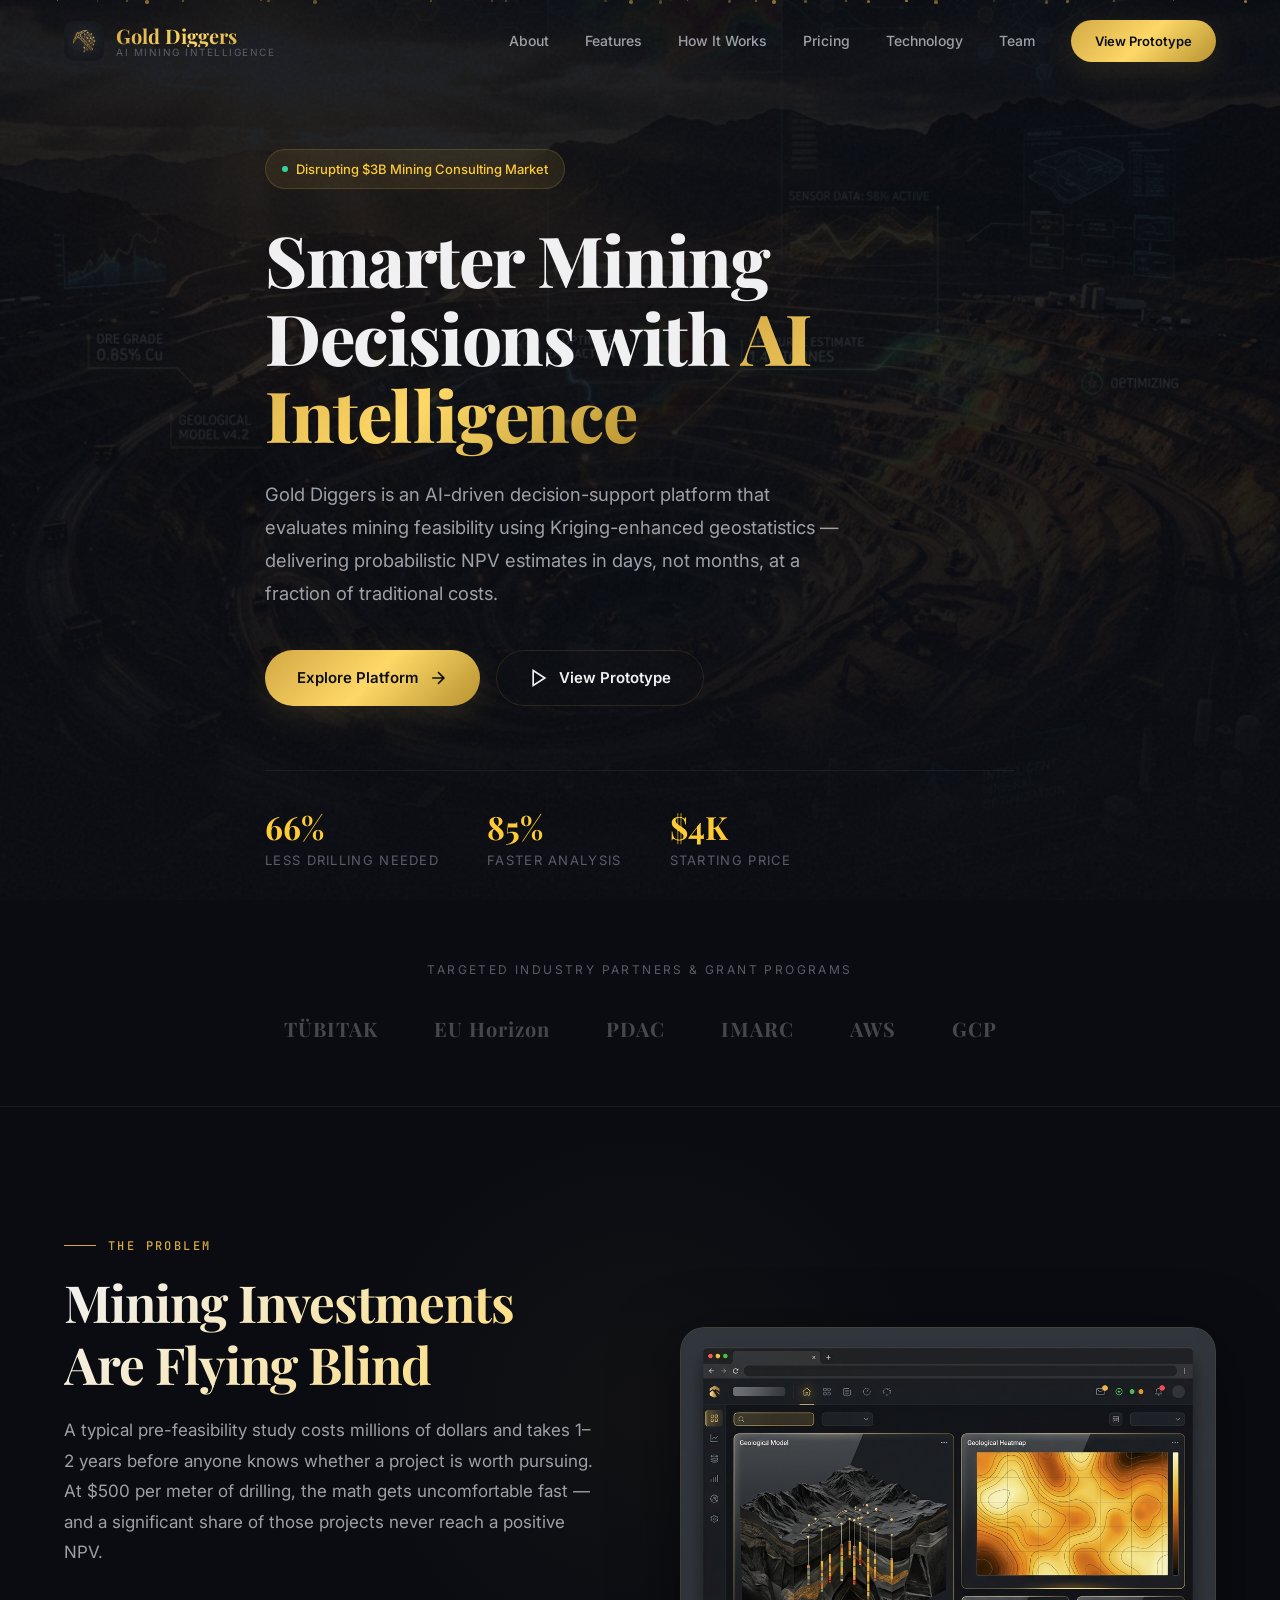
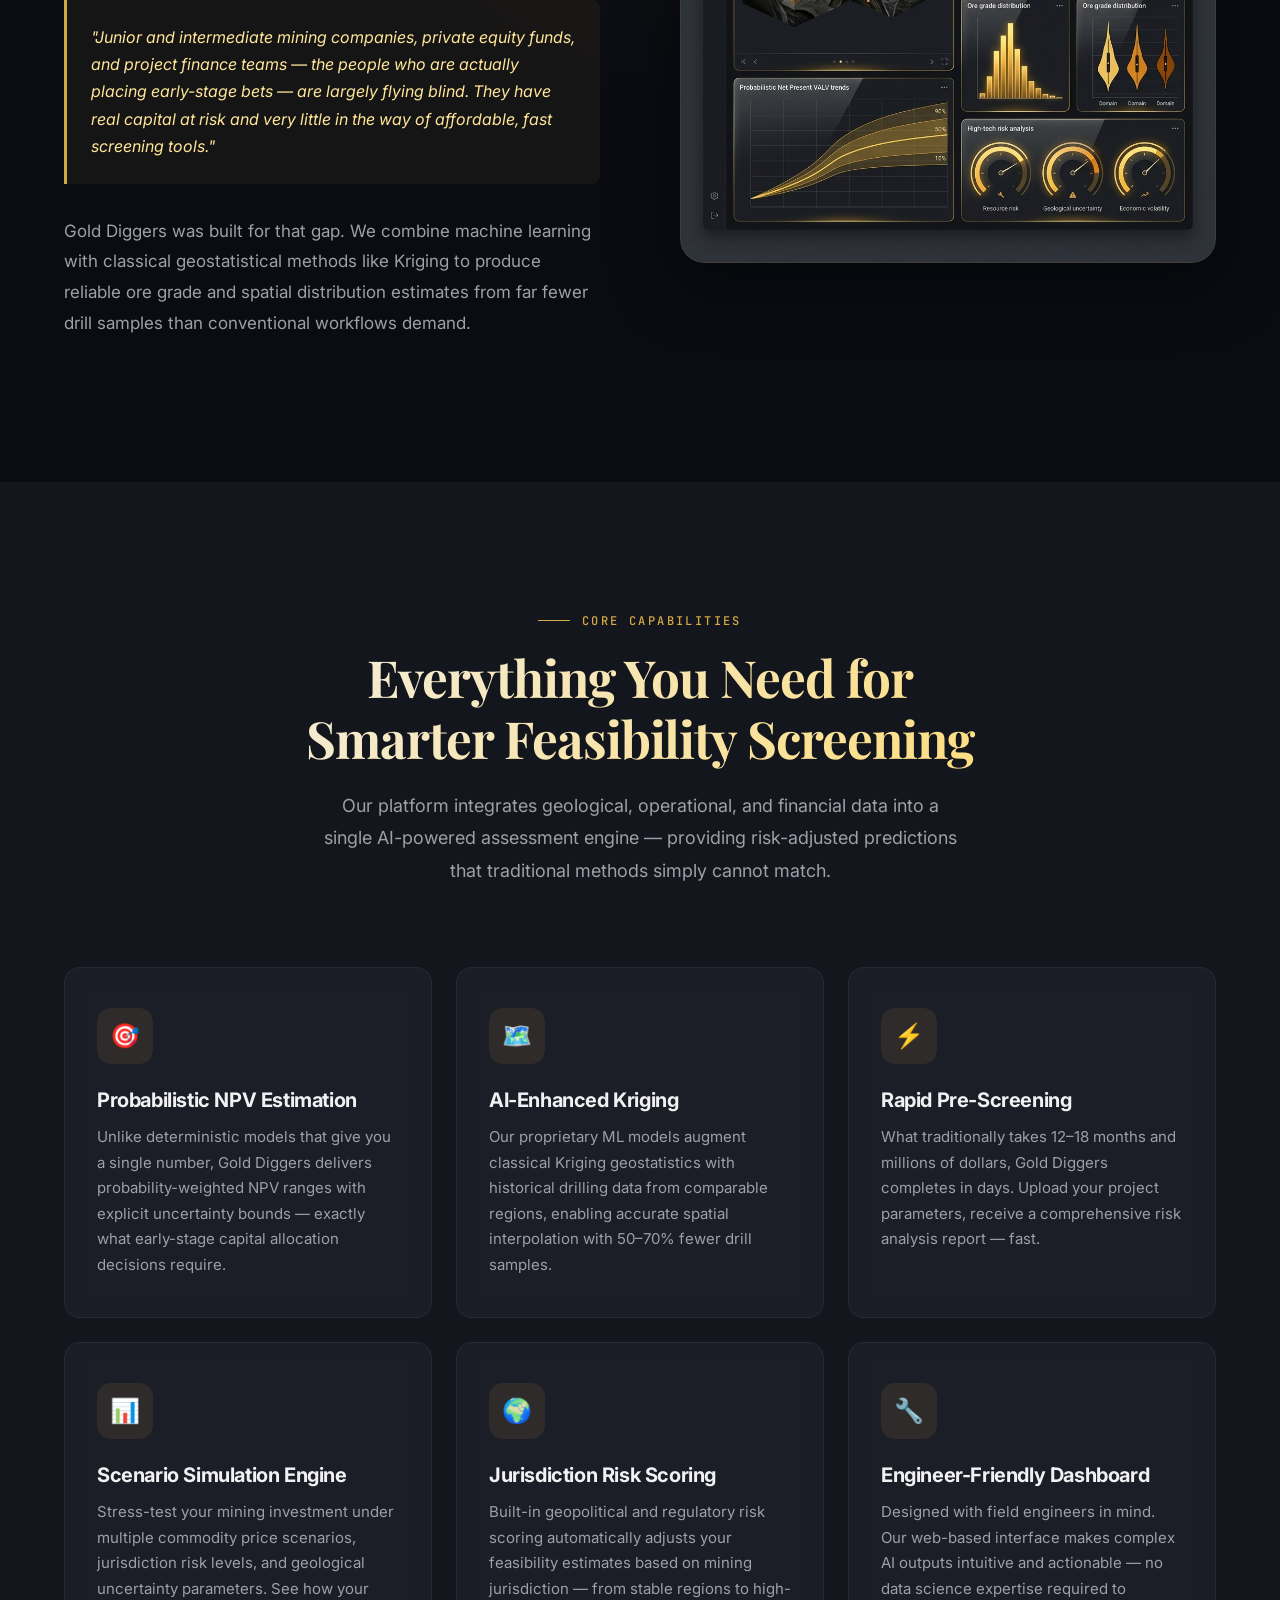
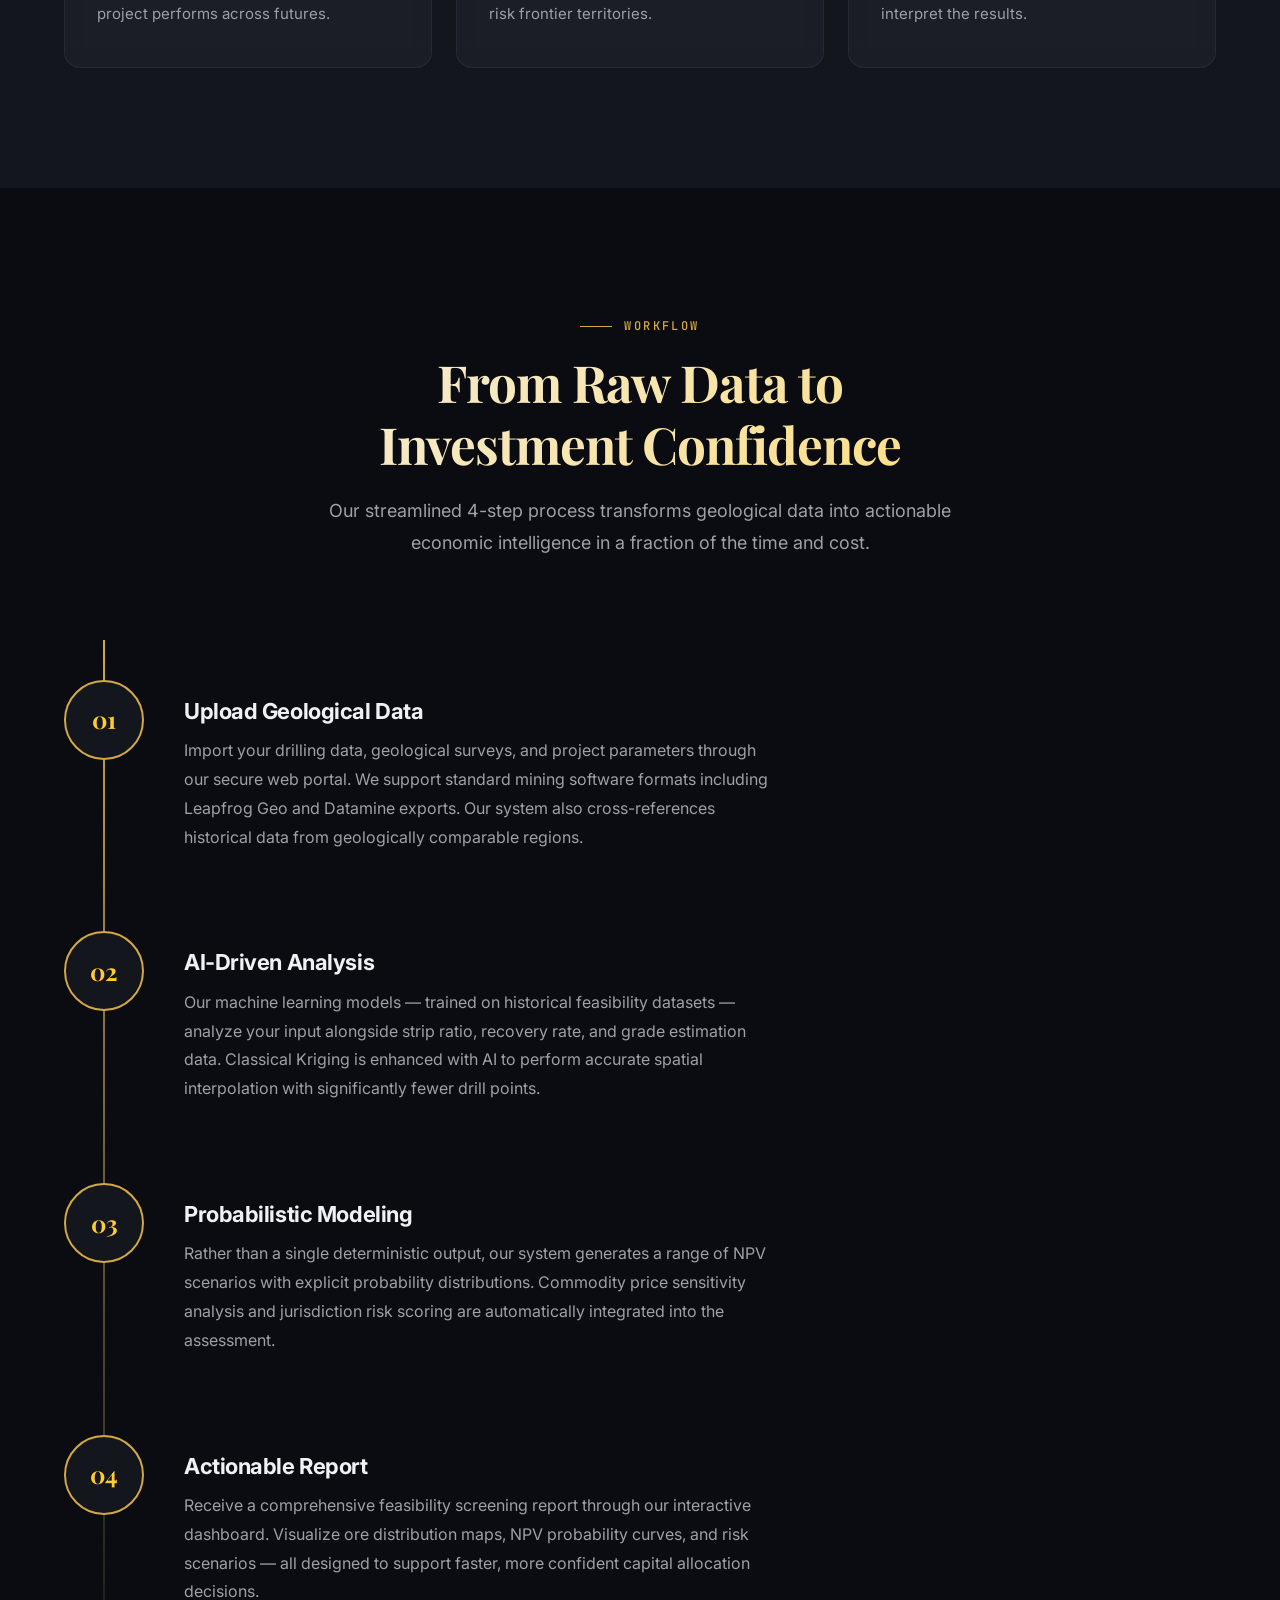
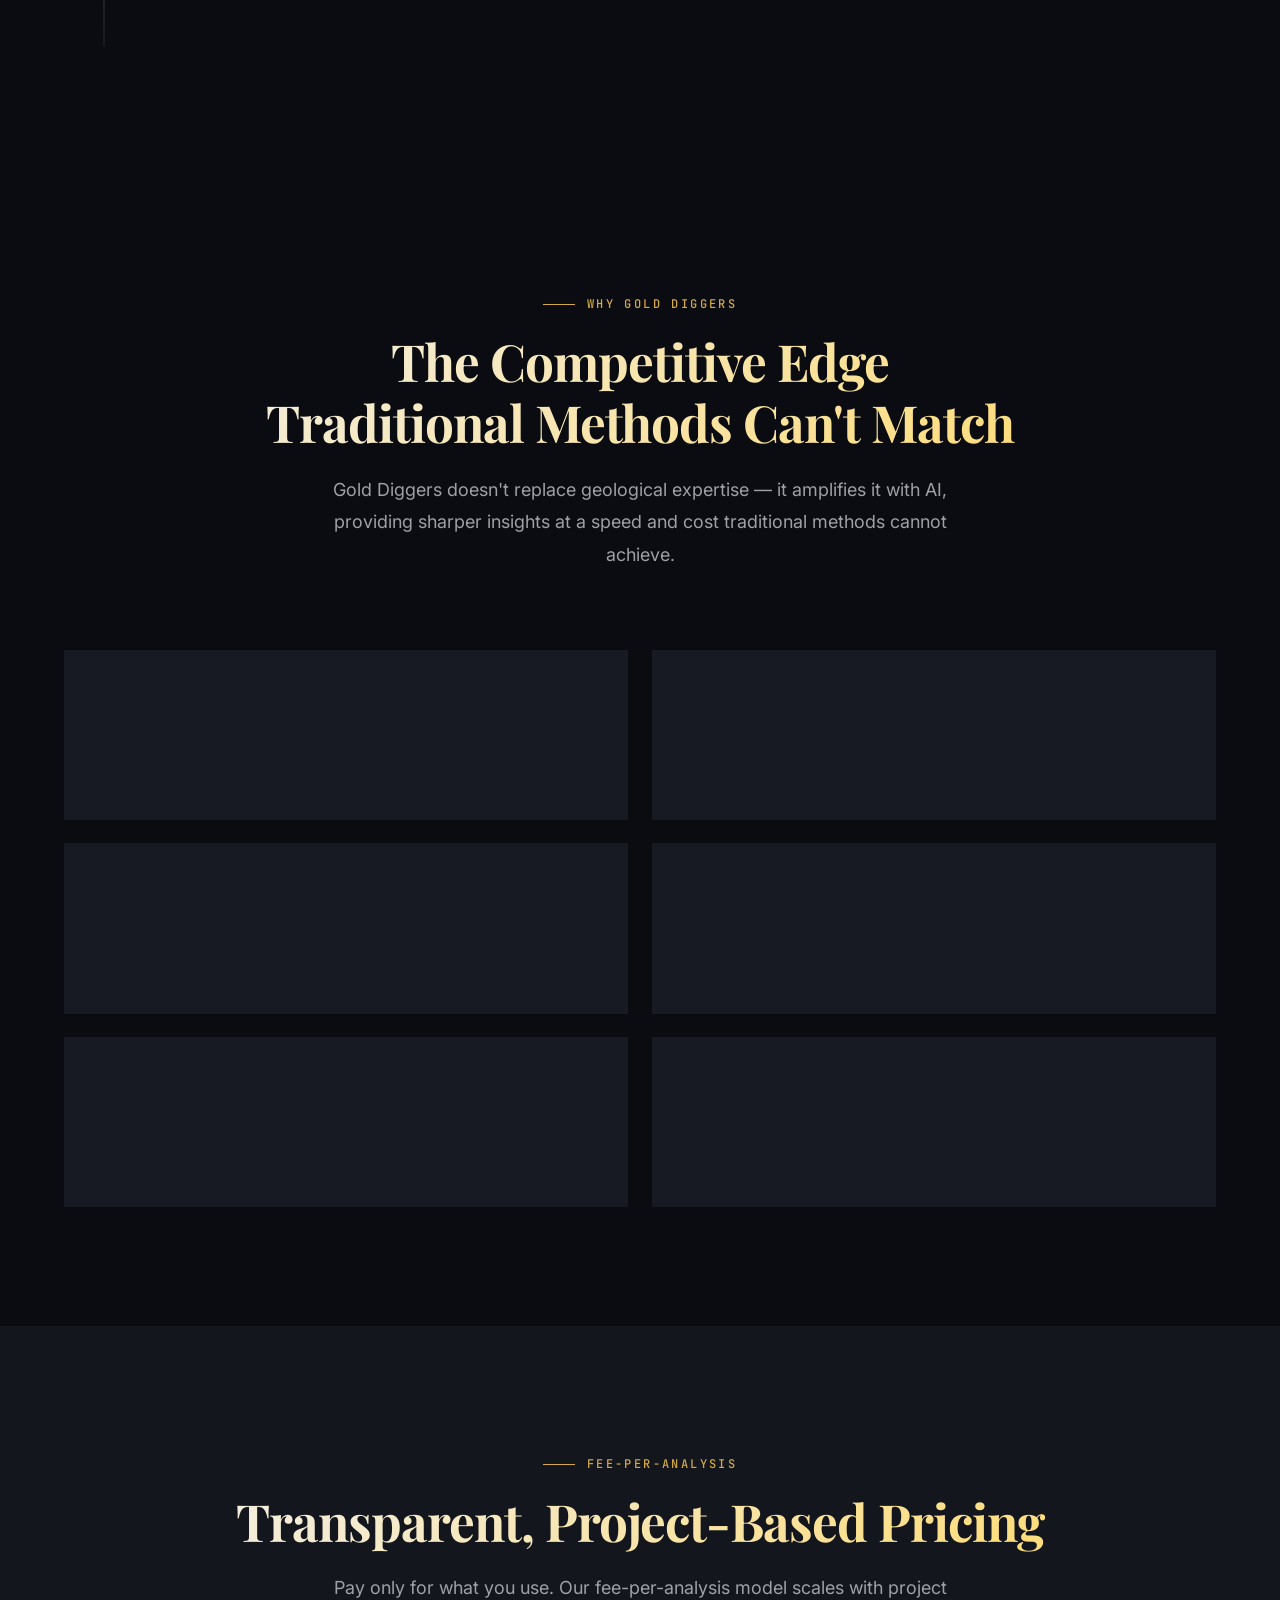
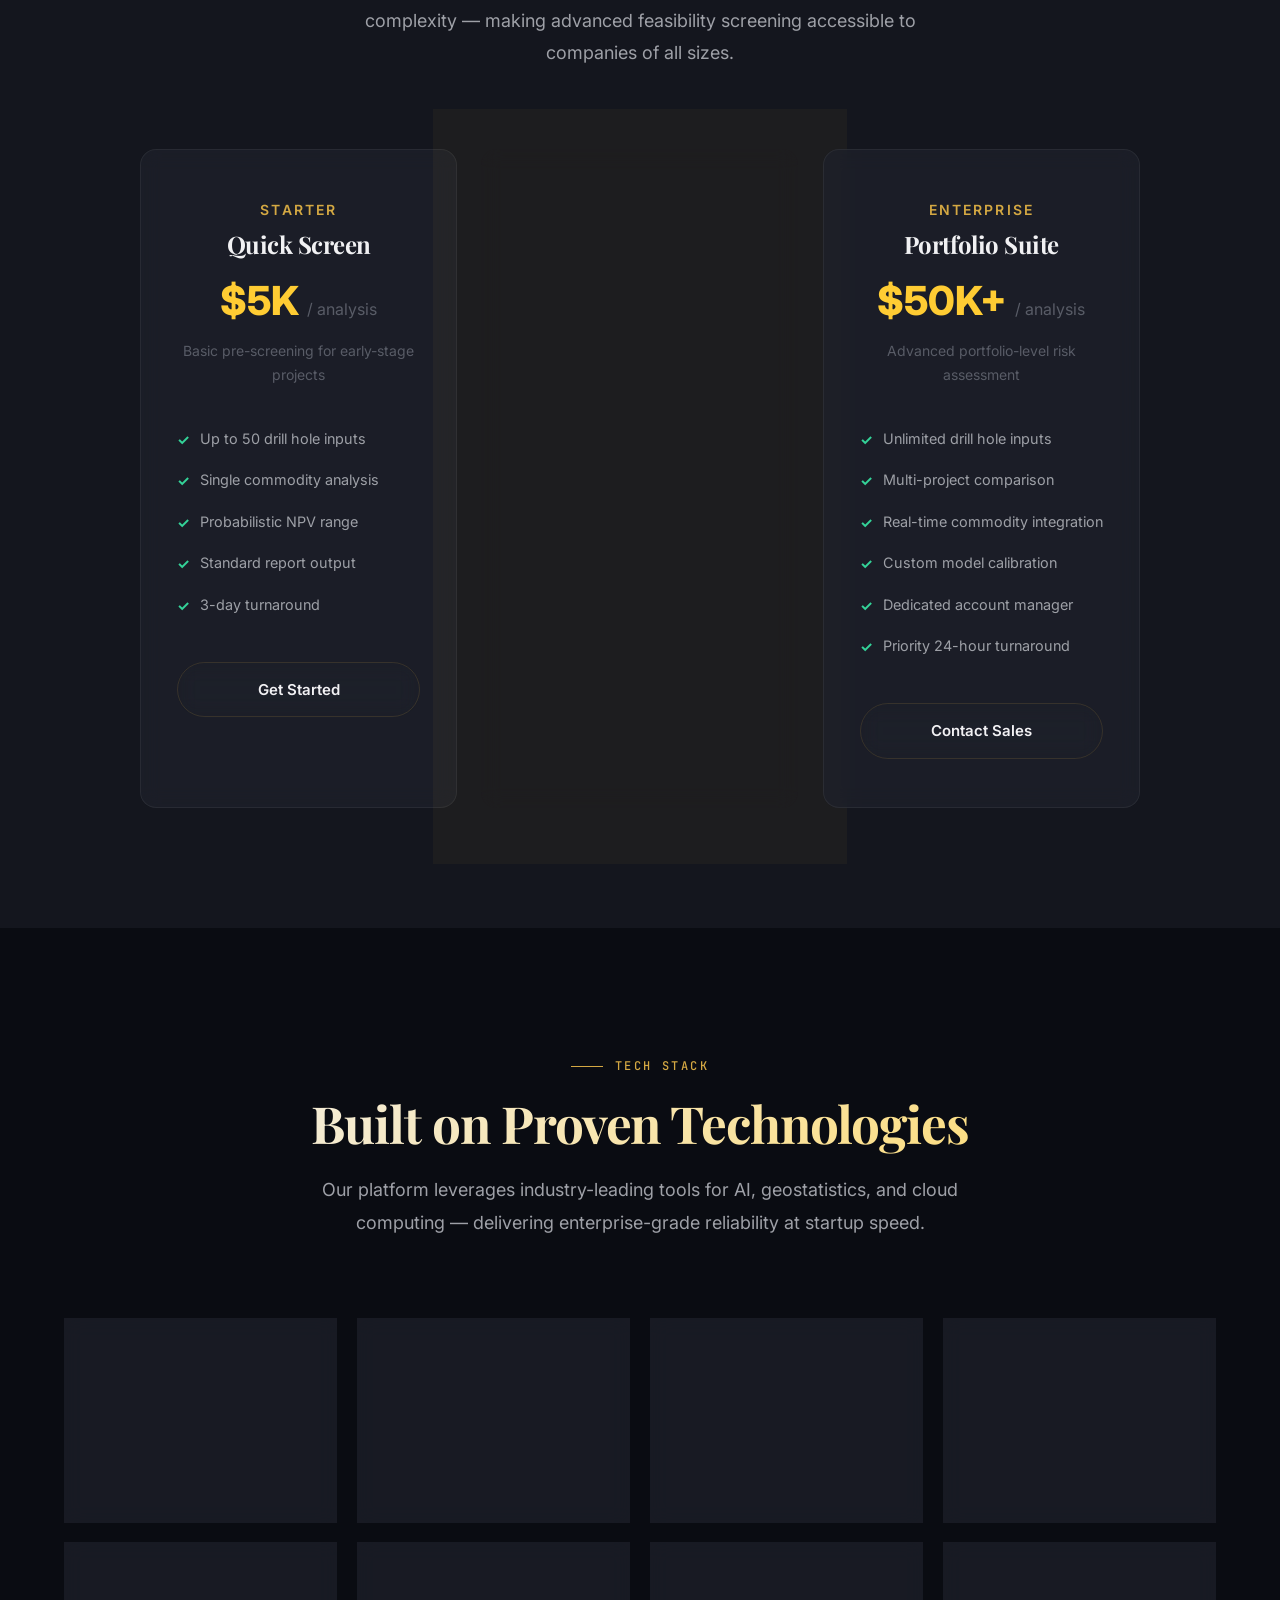
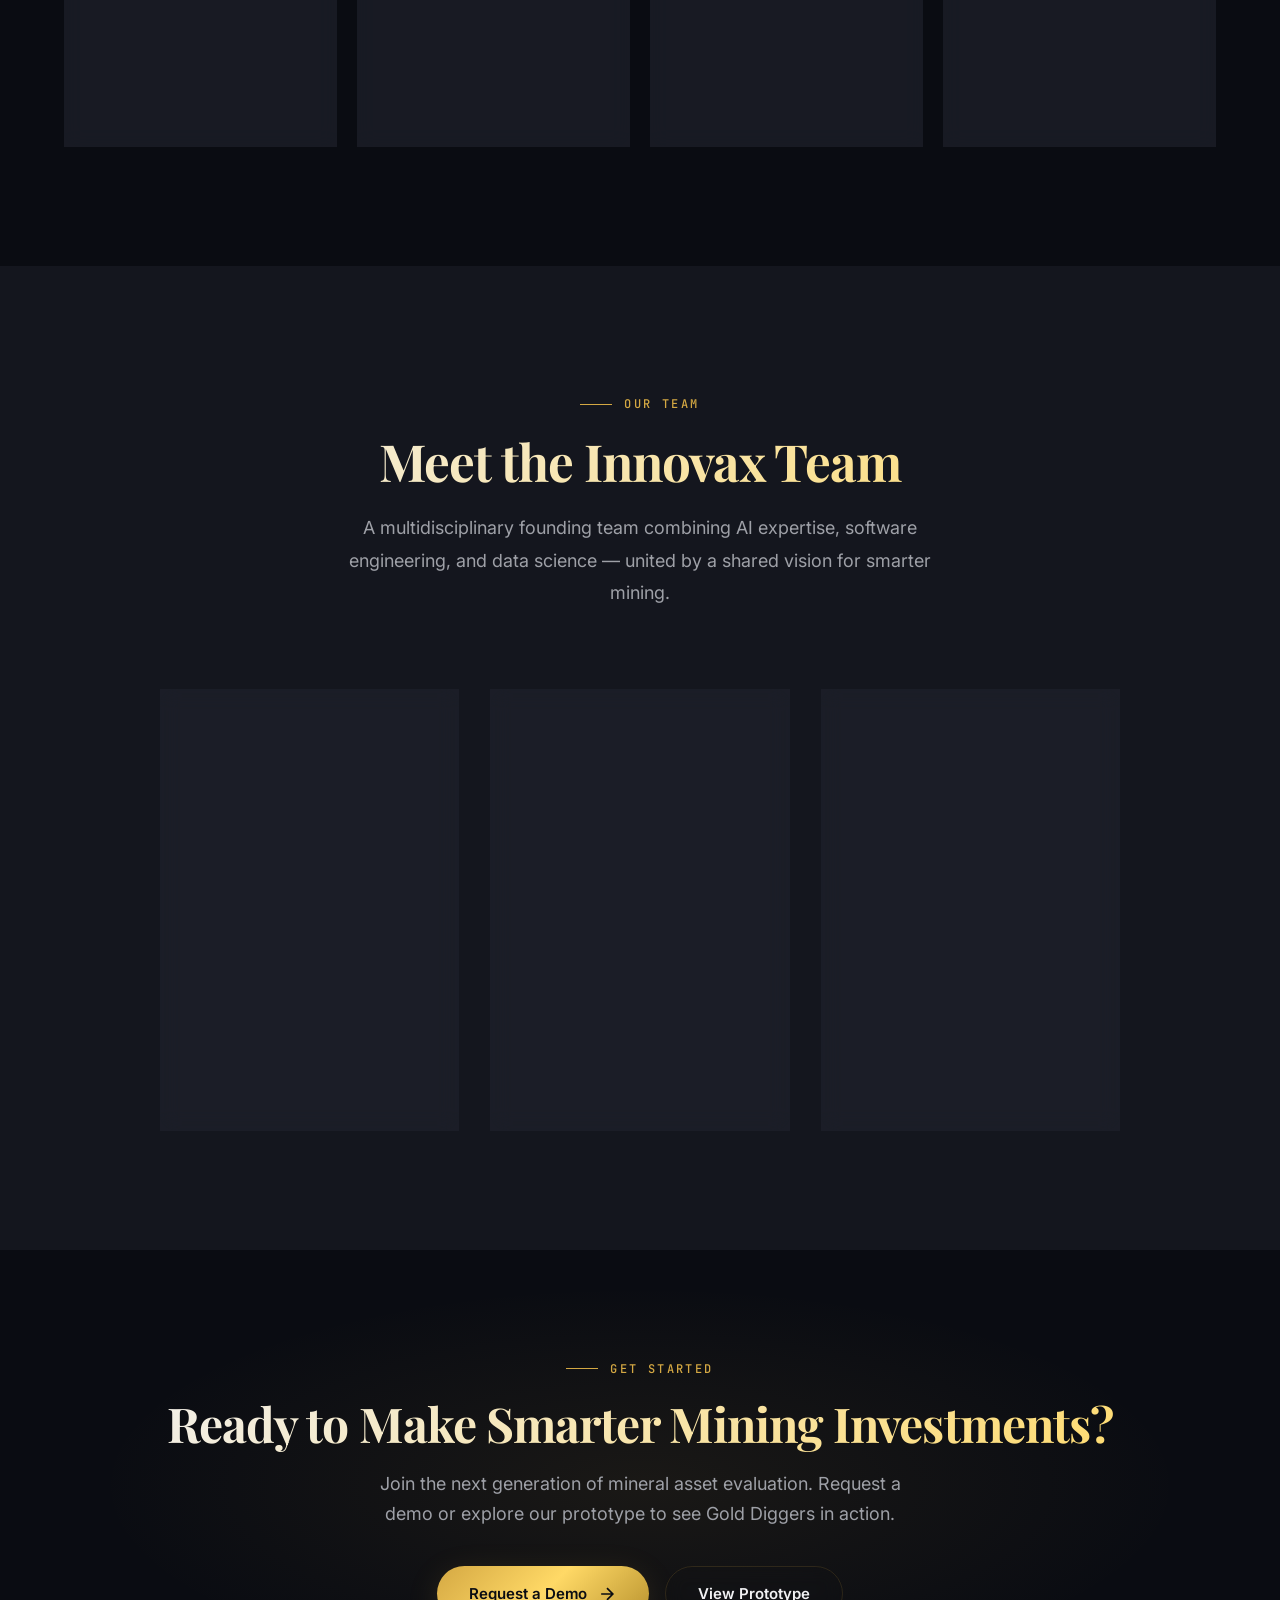
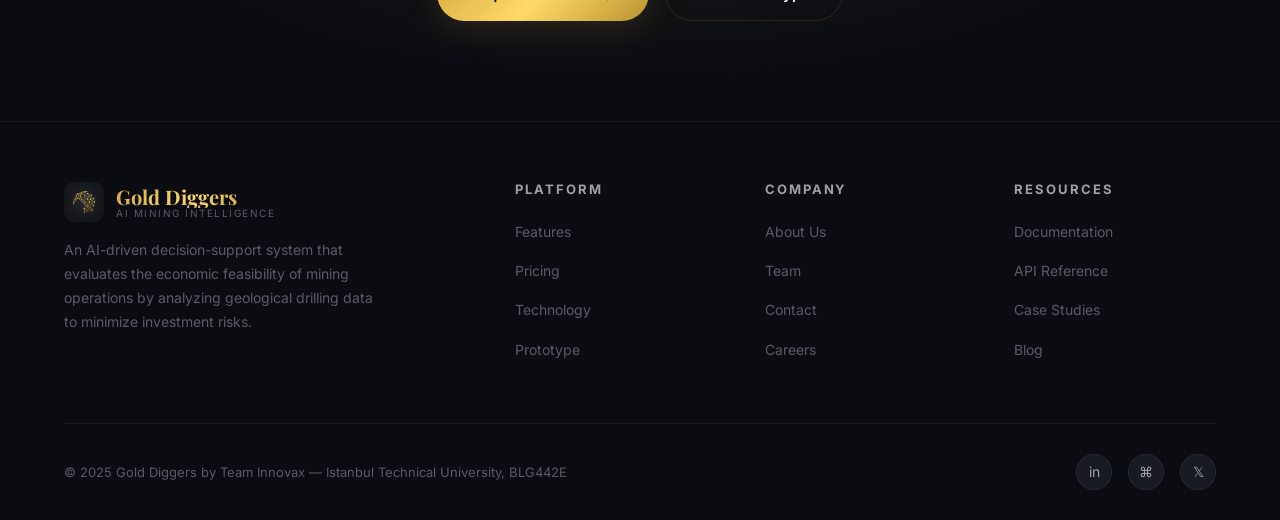
<file: index.html>
<!DOCTYPE html>
<html lang="en">
<head>
  <meta charset="UTF-8">
  <meta name="viewport" content="width=device-width, initial-scale=1.0">
  <meta name="description" content="Gold Diggers — AI-driven decision-support system for mining feasibility analysis. Reduce drilling costs by 50–70% and get probabilistic NPV estimates in days, not months.">
  <meta name="keywords" content="mining feasibility, AI, Kriging, geostatistics, NPV analysis, decision support, ore grade estimation">
  <meta name="author" content="Team Innovax">
  <title>Gold Diggers — AI-Powered Mining Feasibility Platform</title>
  <link rel="stylesheet" href="style.css">
  <link rel="icon" href="data:image/svg+xml,<svg xmlns='http://www.w3.org/2000/svg' viewBox='0 0 100 100'><text y='.9em' font-size='90'>⛏️</text></svg>">
</head>
<body>

  <!-- ═══════════════ NAVIGATION ═══════════════ -->
  <nav class="navbar" id="navbar">
    <div class="container">
      <a href="#hero" class="nav-brand">
        <img src="images/logo.png" alt="Gold Diggers Logo">
        <div class="nav-brand-text">
          <span class="nav-brand-name">Gold Diggers</span>
          <span class="nav-brand-tagline">AI Mining Intelligence</span>
        </div>
      </a>

      <ul class="nav-links" id="navLinks">
        <li><a href="#about" class="nav-link">About</a></li>
        <li><a href="#features" class="nav-link">Features</a></li>
        <li><a href="#how-it-works" class="nav-link">How It Works</a></li>
        <li><a href="#pricing" class="nav-link">Pricing</a></li>
        <li><a href="#technology" class="nav-link">Technology</a></li>
        <li><a href="#team" class="nav-link">Team</a></li>
        <li><a href="prototype.html" class="btn btn-primary nav-cta">View Prototype</a></li>
      </ul>

      <button class="nav-toggle" id="navToggle" aria-label="Toggle navigation">
        <span></span>
        <span></span>
        <span></span>
      </button>
    </div>
  </nav>

  <!-- ═══════════════ HERO SECTION ═══════════════ -->
  <section class="hero" id="hero">
    <div class="hero-bg">
      <img src="images/hero-bg.png" alt="Open-pit mine with AI data overlay">
    </div>
    <div class="hero-particles" id="heroParticles"></div>
    <div class="container">
      <div class="hero-content">
        <div class="hero-badge">
          <span class="hero-badge-dot"></span>
          Disrupting $3B Mining Consulting Market
        </div>
        <h1 class="hero-title">
          Smarter Mining<br>Decisions with <span class="highlight">AI Intelligence</span>
        </h1>
        <p class="hero-description">
          Gold Diggers is an AI-driven decision-support platform that evaluates mining feasibility 
          using Kriging-enhanced geostatistics — delivering probabilistic NPV estimates in days, 
          not months, at a fraction of traditional costs.
        </p>
        <div class="hero-actions">
          <a href="#features" class="btn btn-primary">
            Explore Platform
            <svg class="btn-icon" viewBox="0 0 24 24" fill="none" stroke="currentColor" stroke-width="2">
              <path d="M5 12h14M12 5l7 7-7 7"/>
            </svg>
          </a>
          <a href="prototype.html" class="btn btn-secondary">
            <svg class="btn-icon" viewBox="0 0 24 24" fill="none" stroke="currentColor" stroke-width="2">
              <polygon points="5 3 19 12 5 21 5 3"/>
            </svg>
            View Prototype
          </a>
        </div>
        <div class="hero-stats">
          <div class="hero-stat">
            <div class="hero-stat-value" data-count="70">0%</div>
            <div class="hero-stat-label">Less Drilling Needed</div>
          </div>
          <div class="hero-stat">
            <div class="hero-stat-value" data-count="90">0%</div>
            <div class="hero-stat-label">Faster Analysis</div>
          </div>
          <div class="hero-stat">
            <div class="hero-stat-value" data-prefix="$" data-count="5" data-suffix="K">$0</div>
            <div class="hero-stat-label">Starting Price</div>
          </div>
        </div>
      </div>
    </div>
  </section>

  <!-- ═══════════════ TRUST BAR ═══════════════ -->
  <section class="trust-bar">
    <div class="container">
      <p class="trust-bar-label">Targeted Industry Partners & Grant Programs</p>
      <div class="trust-logos">
        <span class="trust-logo">TÜBITAK</span>
        <span class="trust-logo">EU Horizon</span>
        <span class="trust-logo">PDAC</span>
        <span class="trust-logo">IMARC</span>
        <span class="trust-logo">AWS</span>
        <span class="trust-logo">GCP</span>
      </div>
    </div>
  </section>

  <!-- ═══════════════ ABOUT / PROBLEM ═══════════════ -->
  <section class="about" id="about">
    <div class="container">
      <div class="about-grid">
        <div class="about-content reveal">
          <span class="section-label">The Problem</span>
          <h2 class="section-title">Mining Investments Are Flying Blind</h2>
          <p class="about-text">
            A typical pre-feasibility study costs millions of dollars and takes 1–2 years 
            before anyone knows whether a project is worth pursuing. At $500 per meter of 
            drilling, the math gets uncomfortable fast — and a significant share of those 
            projects never reach a positive NPV.
          </p>
          <div class="about-highlight">
            <p>
              "Junior and intermediate mining companies, private equity funds, and project 
              finance teams — the people who are actually placing early-stage bets — are 
              largely flying blind. They have real capital at risk and very little in the 
              way of affordable, fast screening tools."
            </p>
          </div>
          <p class="about-text">
            Gold Diggers was built for that gap. We combine machine learning with classical 
            geostatistical methods like Kriging to produce reliable ore grade and spatial 
            distribution estimates from far fewer drill samples than conventional workflows demand.
          </p>
        </div>
        <div class="about-image reveal reveal-delay-2">
          <img src="images/dashboard.png" alt="Gold Diggers AI Dashboard showing probabilistic NPV analysis">
        </div>
      </div>
    </div>
  </section>

  <!-- ═══════════════ FEATURES ═══════════════ -->
  <section class="features" id="features">
    <div class="container">
      <div class="features-header reveal">
        <span class="section-label">Core Capabilities</span>
        <h2 class="section-title">Everything You Need for<br>Smarter Feasibility Screening</h2>
        <p class="section-subtitle">
          Our platform integrates geological, operational, and financial data into a single 
          AI-powered assessment engine — providing risk-adjusted predictions that traditional 
          methods simply cannot match.
        </p>
      </div>

      <div class="features-grid">
        <div class="feature-card reveal reveal-delay-1">
          <div class="feature-icon">🎯</div>
          <h3 class="feature-title">Probabilistic NPV Estimation</h3>
          <p class="feature-description">
            Unlike deterministic models that give you a single number, Gold Diggers delivers 
            probability-weighted NPV ranges with explicit uncertainty bounds — exactly what 
            early-stage capital allocation decisions require.
          </p>
        </div>

        <div class="feature-card reveal reveal-delay-2">
          <div class="feature-icon">🗺️</div>
          <h3 class="feature-title">AI-Enhanced Kriging</h3>
          <p class="feature-description">
            Our proprietary ML models augment classical Kriging geostatistics with historical 
            drilling data from comparable regions, enabling accurate spatial interpolation with 
            50–70% fewer drill samples.
          </p>
        </div>

        <div class="feature-card reveal reveal-delay-3">
          <div class="feature-icon">⚡</div>
          <h3 class="feature-title">Rapid Pre-Screening</h3>
          <p class="feature-description">
            What traditionally takes 12–18 months and millions of dollars, Gold Diggers 
            completes in days. Upload your project parameters, receive a comprehensive 
            risk analysis report — fast.
          </p>
        </div>

        <div class="feature-card reveal reveal-delay-1">
          <div class="feature-icon">📊</div>
          <h3 class="feature-title">Scenario Simulation Engine</h3>
          <p class="feature-description">
            Stress-test your mining investment under multiple commodity price scenarios, 
            jurisdiction risk levels, and geological uncertainty parameters. See how your 
            project performs across futures.
          </p>
        </div>

        <div class="feature-card reveal reveal-delay-2">
          <div class="feature-icon">🌍</div>
          <h3 class="feature-title">Jurisdiction Risk Scoring</h3>
          <p class="feature-description">
            Built-in geopolitical and regulatory risk scoring automatically adjusts your 
            feasibility estimates based on mining jurisdiction — from stable regions to 
            high-risk frontier territories.
          </p>
        </div>

        <div class="feature-card reveal reveal-delay-3">
          <div class="feature-icon">🔧</div>
          <h3 class="feature-title">Engineer-Friendly Dashboard</h3>
          <p class="feature-description">
            Designed with field engineers in mind. Our web-based interface makes complex 
            AI outputs intuitive and actionable — no data science expertise required to 
            interpret the results.
          </p>
        </div>
      </div>
    </div>
  </section>

  <!-- ═══════════════ HOW IT WORKS ═══════════════ -->
  <section class="how-it-works" id="how-it-works">
    <div class="container">
      <div class="how-header reveal">
        <span class="section-label">Workflow</span>
        <h2 class="section-title">From Raw Data to<br>Investment Confidence</h2>
        <p class="section-subtitle">
          Our streamlined 4-step process transforms geological data into actionable 
          economic intelligence in a fraction of the time and cost.
        </p>
      </div>

      <div class="steps">
        <div class="step reveal">
          <div class="step-number">01</div>
          <div class="step-content">
            <h3 class="step-title">Upload Geological Data</h3>
            <p class="step-description">
              Import your drilling data, geological surveys, and project parameters through 
              our secure web portal. We support standard mining software formats including 
              Leapfrog Geo and Datamine exports. Our system also cross-references historical 
              data from geologically comparable regions.
            </p>
          </div>
        </div>

        <div class="step reveal reveal-delay-1">
          <div class="step-number">02</div>
          <div class="step-content">
            <h3 class="step-title">AI-Driven Analysis</h3>
            <p class="step-description">
              Our machine learning models — trained on historical feasibility datasets — 
              analyze your input alongside strip ratio, recovery rate, and grade estimation 
              data. Classical Kriging is enhanced with AI to perform accurate spatial 
              interpolation with significantly fewer drill points.
            </p>
          </div>
        </div>

        <div class="step reveal reveal-delay-2">
          <div class="step-number">03</div>
          <div class="step-content">
            <h3 class="step-title">Probabilistic Modeling</h3>
            <p class="step-description">
              Rather than a single deterministic output, our system generates a range of 
              NPV scenarios with explicit probability distributions. Commodity price 
              sensitivity analysis and jurisdiction risk scoring are automatically integrated 
              into the assessment.
            </p>
          </div>
        </div>

        <div class="step reveal reveal-delay-3">
          <div class="step-number">04</div>
          <div class="step-content">
            <h3 class="step-title">Actionable Report</h3>
            <p class="step-description">
              Receive a comprehensive feasibility screening report through our interactive 
              dashboard. Visualize ore distribution maps, NPV probability curves, and risk 
              scenarios — all designed to support faster, more confident capital allocation 
              decisions.
            </p>
          </div>
        </div>
      </div>
    </div>
  </section>

  <!-- ═══════════════ VALUE PROPOSITION ═══════════════ -->
  <section class="value-prop" id="value-proposition">
    <div class="container">
      <div class="value-prop-header reveal">
        <span class="section-label">Why Gold Diggers</span>
        <h2 class="section-title">The Competitive Edge<br>Traditional Methods Can't Match</h2>
        <p class="section-subtitle">
          Gold Diggers doesn't replace geological expertise — it amplifies it with AI, 
          providing sharper insights at a speed and cost traditional methods cannot achieve.
        </p>
      </div>

      <div class="value-grid">
        <div class="value-card reveal reveal-delay-1">
          <div class="value-card-icon">💰</div>
          <div>
            <h3 class="value-card-title">Cut Exploration Costs by 50–70%</h3>
            <p class="value-card-text">
              AI-assisted Kriging achieves comparable accuracy with dramatically fewer drill 
              operations, saving millions in upfront exploration expenditure.
            </p>
          </div>
        </div>

        <div class="value-card reveal reveal-delay-2">
          <div class="value-card-icon">⏱️</div>
          <div>
            <h3 class="value-card-title">From Months to Days</h3>
            <p class="value-card-text">
              Traditional feasibility studies take 12–18 months. Gold Diggers delivers 
              pre-screening results in days, accelerating your investment pipeline.
            </p>
          </div>
        </div>

        <div class="value-card reveal reveal-delay-1">
          <div class="value-card-icon">📈</div>
          <div>
            <h3 class="value-card-title">Risk-Adjusted Capital Allocation</h3>
            <p class="value-card-text">
              Probabilistic NPV estimation with uncertainty bounds means better portfolio 
              decisions — allocate capital to high-probability projects, not hopeful guesses.
            </p>
          </div>
        </div>

        <div class="value-card reveal reveal-delay-2">
          <div class="value-card-icon">🔗</div>
          <div>
            <h3 class="value-card-title">Complement, Not Replace</h3>
            <p class="value-card-text">
              Gold Diggers is a pre-feasibility screening tool that complements traditional 
              studies — helping you decide which projects deserve full-scale investment.
            </p>
          </div>
        </div>

        <div class="value-card reveal reveal-delay-1">
          <div class="value-card-icon">🛡️</div>
          <div>
            <h3 class="value-card-title">Eliminate Deterministic Bias</h3>
            <p class="value-card-text">
              Single-point NPV outputs mask true investment risk. Our probabilistic approach 
              reveals the full spectrum of possible outcomes for informed decision-making.
            </p>
          </div>
        </div>

        <div class="value-card reveal reveal-delay-2">
          <div class="value-card-icon">🌐</div>
          <div>
            <h3 class="value-card-title">Cloud-Based SaaS Platform</h3>
            <p class="value-card-text">
              No installation required. Access your analysis dashboard from anywhere 
              through our secure, web-based portal with real-time collaboration features.
            </p>
          </div>
        </div>
      </div>
    </div>
  </section>

  <!-- ═══════════════ PRICING ═══════════════ -->
  <section class="pricing" id="pricing">
    <div class="container">
      <div class="pricing-header reveal">
        <span class="section-label">Fee-Per-Analysis</span>
        <h2 class="section-title">Transparent, Project-Based Pricing</h2>
        <p class="section-subtitle">
          Pay only for what you use. Our fee-per-analysis model scales with project 
          complexity — making advanced feasibility screening accessible to companies 
          of all sizes.
        </p>
      </div>

      <div class="pricing-grid">
        <div class="pricing-card reveal reveal-delay-1">
          <div class="pricing-tier">Starter</div>
          <h3 class="pricing-name">Quick Screen</h3>
          <div class="pricing-price">$5K <span>/ analysis</span></div>
          <p class="pricing-desc">Basic pre-screening for early-stage projects</p>
          <ul class="pricing-features">
            <li>Up to 50 drill hole inputs</li>
            <li>Single commodity analysis</li>
            <li>Probabilistic NPV range</li>
            <li>Standard report output</li>
            <li>3-day turnaround</li>
          </ul>
          <a href="#" class="btn btn-secondary">Get Started</a>
        </div>

        <div class="pricing-card featured reveal reveal-delay-2">
          <div class="pricing-tier">Professional</div>
          <h3 class="pricing-name">Full Assessment</h3>
          <div class="pricing-price">$25K <span>/ analysis</span></div>
          <p class="pricing-desc">Comprehensive feasibility with scenario modeling</p>
          <ul class="pricing-features">
            <li>Up to 200 drill hole inputs</li>
            <li>Multi-commodity analysis</li>
            <li>Full scenario simulation</li>
            <li>Jurisdiction risk scoring</li>
            <li>Interactive dashboard access</li>
            <li>48-hour turnaround</li>
          </ul>
          <a href="#" class="btn btn-primary">Get Started</a>
        </div>

        <div class="pricing-card reveal reveal-delay-3">
          <div class="pricing-tier">Enterprise</div>
          <h3 class="pricing-name">Portfolio Suite</h3>
          <div class="pricing-price">$50K+ <span>/ analysis</span></div>
          <p class="pricing-desc">Advanced portfolio-level risk assessment</p>
          <ul class="pricing-features">
            <li>Unlimited drill hole inputs</li>
            <li>Multi-project comparison</li>
            <li>Real-time commodity integration</li>
            <li>Custom model calibration</li>
            <li>Dedicated account manager</li>
            <li>Priority 24-hour turnaround</li>
          </ul>
          <a href="#" class="btn btn-secondary">Contact Sales</a>
        </div>
      </div>
    </div>
  </section>

  <!-- ═══════════════ TECHNOLOGY ═══════════════ -->
  <section class="technology" id="technology">
    <div class="container">
      <div class="tech-header reveal">
        <span class="section-label">Tech Stack</span>
        <h2 class="section-title">Built on Proven Technologies</h2>
        <p class="section-subtitle">
          Our platform leverages industry-leading tools for AI, geostatistics, 
          and cloud computing — delivering enterprise-grade reliability at startup speed.
        </p>
      </div>

      <div class="tech-grid">
        <div class="tech-item reveal reveal-delay-1">
          <div class="tech-item-icon">🧠</div>
          <div class="tech-item-name">TensorFlow</div>
          <div class="tech-item-desc">Deep Learning Models</div>
        </div>
        <div class="tech-item reveal reveal-delay-2">
          <div class="tech-item-icon">🔥</div>
          <div class="tech-item-name">PyTorch</div>
          <div class="tech-item-desc">Neural Networks</div>
        </div>
        <div class="tech-item reveal reveal-delay-3">
          <div class="tech-item-icon">📐</div>
          <div class="tech-item-name">scikit-learn</div>
          <div class="tech-item-desc">Predictive Models</div>
        </div>
        <div class="tech-item reveal reveal-delay-4">
          <div class="tech-item-icon">🐍</div>
          <div class="tech-item-name">Python</div>
          <div class="tech-item-desc">Core Platform</div>
        </div>
        <div class="tech-item reveal reveal-delay-1">
          <div class="tech-item-icon">🌍</div>
          <div class="tech-item-name">Leapfrog Geo</div>
          <div class="tech-item-desc">Geological Modeling</div>
        </div>
        <div class="tech-item reveal reveal-delay-2">
          <div class="tech-item-icon">⛏️</div>
          <div class="tech-item-name">Datamine</div>
          <div class="tech-item-desc">Mining Data Integration</div>
        </div>
        <div class="tech-item reveal reveal-delay-3">
          <div class="tech-item-icon">☁️</div>
          <div class="tech-item-name">AWS / GCP</div>
          <div class="tech-item-desc">Cloud Infrastructure</div>
        </div>
        <div class="tech-item reveal reveal-delay-4">
          <div class="tech-item-icon">📊</div>
          <div class="tech-item-name">NumPy & Pandas</div>
          <div class="tech-item-desc">Data Processing</div>
        </div>
      </div>
    </div>
  </section>

  <!-- ═══════════════ TEAM ═══════════════ -->
  <section class="team" id="team">
    <div class="container">
      <div class="team-header reveal">
        <span class="section-label">Our Team</span>
        <h2 class="section-title">Meet the Innovax Team</h2>
        <p class="section-subtitle">
          A multidisciplinary founding team combining AI expertise, software 
          engineering, and data science — united by a shared vision for smarter mining.
        </p>
      </div>

      <div class="team-grid">
        <div class="team-card reveal reveal-delay-1">
          <div class="team-avatar">CG</div>
          <h3 class="team-name">Celal Gündoğdu</h3>
          <p class="team-role">Project Manager & Data Scientist</p>
          <p class="team-bio">
            Combines management experience with deep machine learning knowledge. 
            Responsible for project planning, organization, industry communication, 
            and data science strategy.
          </p>
          <span class="team-id">150230007</span>
        </div>

        <div class="team-card reveal reveal-delay-2">
          <div class="team-avatar">DS</div>
          <h3 class="team-name">Deniz Sipahi</h3>
          <p class="team-role">Lead AI Engineer</p>
          <p class="team-bio">
            Heads the AI division with deep expertise in artificial intelligence 
            systems. Responsible for model architecture decisions, training processes, 
            and accuracy optimization.
          </p>
          <span class="team-id">150230006</span>
        </div>

        <div class="team-card reveal reveal-delay-3">
          <div class="team-avatar">MB</div>
          <h3 class="team-name">Mehmet Berkay Balcı</h3>
          <p class="team-role">Full-Stack Developer</p>
          <p class="team-bio">
            Builds both backend infrastructure and user-facing interfaces. 
            Specializes in creating engineer-friendly UIs that overcome industry 
            conservatism toward new technology.
          </p>
          <span class="team-id">150230090</span>
        </div>
      </div>
    </div>
  </section>

  <!-- ═══════════════ CTA ═══════════════ -->
  <section class="cta" id="contact">
    <div class="container">
      <div class="cta-content reveal">
        <span class="section-label">Get Started</span>
        <h2 class="cta-title">Ready to Make Smarter Mining Investments?</h2>
        <p class="cta-text">
          Join the next generation of mineral asset evaluation. Request a demo 
          or explore our prototype to see Gold Diggers in action.
        </p>
        <div class="cta-actions">
          <a href="#" class="btn btn-primary">
            Request a Demo
            <svg class="btn-icon" viewBox="0 0 24 24" fill="none" stroke="currentColor" stroke-width="2">
              <path d="M5 12h14M12 5l7 7-7 7"/>
            </svg>
          </a>
          <a href="prototype.html" class="btn btn-secondary">View Prototype</a>
        </div>
      </div>
    </div>
  </section>

  <!-- ═══════════════ FOOTER ═══════════════ -->
  <footer class="footer">
    <div class="container">
      <div class="footer-grid">
        <div class="footer-brand">
          <a href="#hero" class="nav-brand">
            <img src="images/logo.png" alt="Gold Diggers">
            <div class="nav-brand-text">
              <span class="nav-brand-name">Gold Diggers</span>
              <span class="nav-brand-tagline">AI Mining Intelligence</span>
            </div>
          </a>
          <p class="footer-brand-desc">
            An AI-driven decision-support system that evaluates the economic feasibility 
            of mining operations by analyzing geological drilling data to minimize 
            investment risks.
          </p>
        </div>

        <div>
          <h4 class="footer-col-title">Platform</h4>
          <ul class="footer-links">
            <li><a href="#features">Features</a></li>
            <li><a href="#pricing">Pricing</a></li>
            <li><a href="#technology">Technology</a></li>
            <li><a href="prototype.html">Prototype</a></li>
          </ul>
        </div>

        <div>
          <h4 class="footer-col-title">Company</h4>
          <ul class="footer-links">
            <li><a href="#about">About Us</a></li>
            <li><a href="#team">Team</a></li>
            <li><a href="#contact">Contact</a></li>
            <li><a href="#">Careers</a></li>
          </ul>
        </div>

        <div>
          <h4 class="footer-col-title">Resources</h4>
          <ul class="footer-links">
            <li><a href="#">Documentation</a></li>
            <li><a href="#">API Reference</a></li>
            <li><a href="#">Case Studies</a></li>
            <li><a href="#">Blog</a></li>
          </ul>
        </div>
      </div>

      <div class="footer-bottom">
        <p class="footer-copy">© 2025 Gold Diggers by Team Innovax — Istanbul Technical University, BLG442E</p>
        <div class="footer-socials">
          <a href="#" class="footer-social" aria-label="LinkedIn">in</a>
          <a href="#" class="footer-social" aria-label="GitHub">⌘</a>
          <a href="#" class="footer-social" aria-label="Twitter">𝕏</a>
        </div>
      </div>
    </div>
  </footer>

  <script src="script.js"></script>
</body>
</html>
</file>
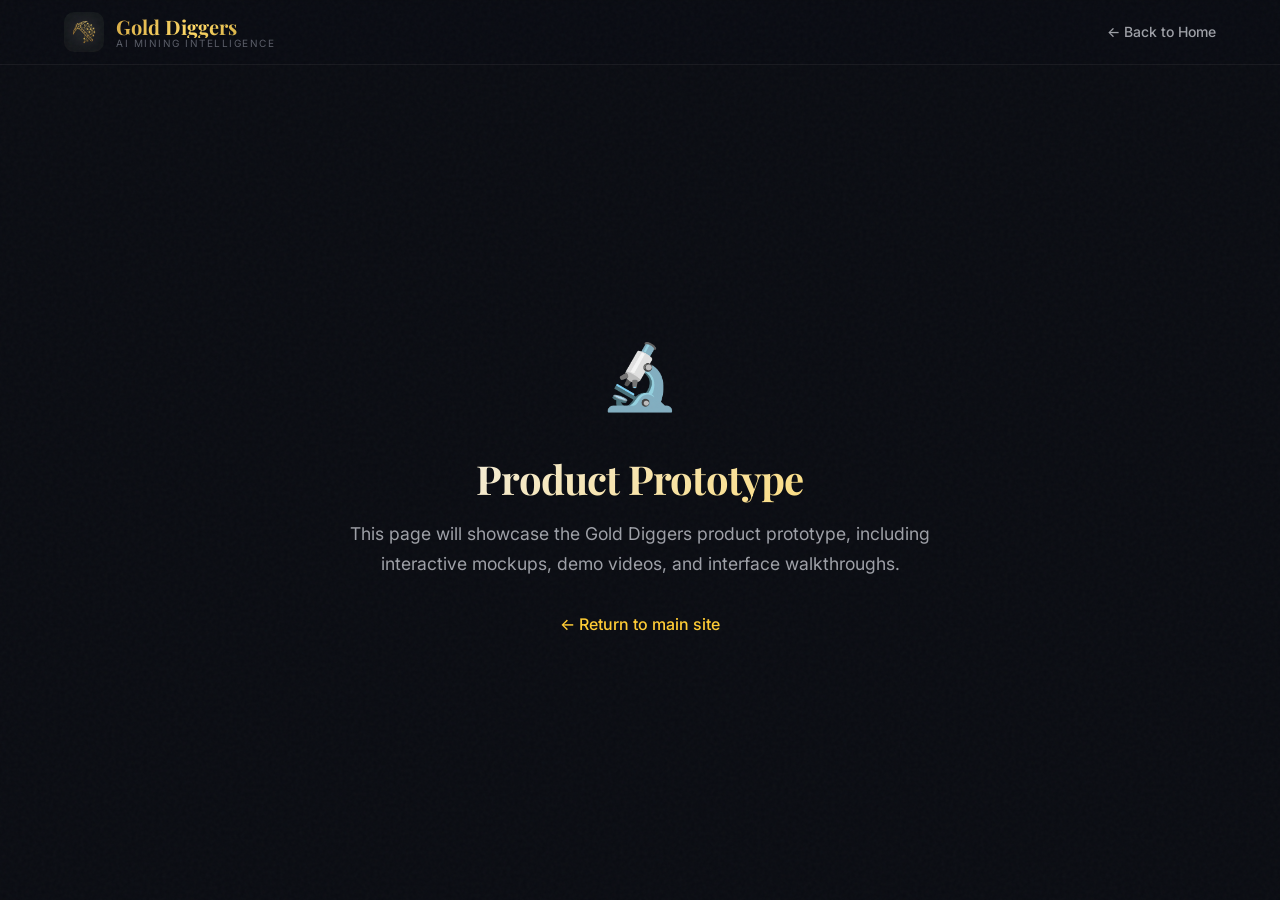
<file: prototype.html>
<!DOCTYPE html>
<html lang="en">
<head>
  <meta charset="UTF-8">
  <meta name="viewport" content="width=device-width, initial-scale=1.0">
  <meta name="description" content="Gold Diggers — Product Prototype & Demo">
  <title>Gold Diggers — Prototype</title>
  <link rel="stylesheet" href="style.css">
  <link rel="icon" href="data:image/svg+xml,<svg xmlns='http://www.w3.org/2000/svg' viewBox='0 0 100 100'><text y='.9em' font-size='90'>⛏️</text></svg>">
  <style>
    .prototype-page {
      min-height: 100vh;
      display: flex;
      flex-direction: column;
    }
    .prototype-content {
      flex: 1;
      display: flex;
      align-items: center;
      justify-content: center;
      padding: 120px 24px 60px;
    }
    .prototype-placeholder {
      text-align: center;
      max-width: 600px;
    }
    .prototype-icon {
      font-size: 4rem;
      margin-bottom: 24px;
    }
    .prototype-title {
      font-family: var(--font-serif);
      font-size: 2.5rem;
      font-weight: 700;
      background: linear-gradient(135deg, var(--text-primary) 0%, var(--gold-300) 100%);
      -webkit-background-clip: text;
      -webkit-text-fill-color: transparent;
      background-clip: text;
      margin-bottom: 16px;
    }
    .prototype-text {
      color: var(--text-secondary);
      font-size: 1.1rem;
      line-height: 1.7;
      margin-bottom: 32px;
    }
    .back-link {
      display: inline-flex;
      align-items: center;
      gap: 8px;
      color: var(--gold-400);
      font-weight: 500;
      transition: all var(--transition-fast);
    }
    .back-link:hover {
      color: var(--gold-300);
      gap: 12px;
    }
  </style>
</head>
<body>
  <div class="prototype-page">

    <!-- Navigation -->
    <nav class="navbar scrolled">
      <div class="container">
        <a href="index.html" class="nav-brand">
          <img src="images/logo.png" alt="Gold Diggers Logo">
          <div class="nav-brand-text">
            <span class="nav-brand-name">Gold Diggers</span>
            <span class="nav-brand-tagline">AI Mining Intelligence</span>
          </div>
        </a>
        <ul class="nav-links">
          <li><a href="index.html" class="nav-link">← Back to Home</a></li>
        </ul>
      </div>
    </nav>

    <!-- Prototype Content — TO BE FILLED BY TEAM MEMBER -->
    <div class="prototype-content">
      <div class="prototype-placeholder">
        <div class="prototype-icon">🔬</div>
        <h1 class="prototype-title">Product Prototype</h1>
        <p class="prototype-text">
          This page will showcase the Gold Diggers product prototype, including 
          interactive mockups, demo videos, and interface walkthroughs.
        </p>
        <a href="index.html" class="back-link">
          ← Return to main site
        </a>
      </div>
    </div>

  </div>
</body>
</html>
</file>
<file: style.css>
/* ============================================
   GOLD DIGGERS — AI Mining Feasibility Platform
   Premium Dark Theme with Gold Accents
   ============================================ */

@import url('https://fonts.googleapis.com/css2?family=Inter:wght@300;400;500;600;700;800;900&family=Playfair+Display:wght@400;500;600;700;800&family=JetBrains+Mono:wght@400;500&display=swap');

/* ── CSS Custom Properties ── */
:root {
  /* Gold Palette */
  --gold-50: #FFF9E6;
  --gold-100: #FFF0BF;
  --gold-200: #FFE699;
  --gold-300: #FFD966;
  --gold-400: #FFCC33;
  --gold-500: #D4A843;
  --gold-600: #B8922E;
  --gold-700: #9A7B24;
  --gold-800: #7C641D;
  --gold-900: #5E4C16;

  /* Dark Palette */
  --dark-50: #E8E8EA;
  --dark-100: #C5C6CA;
  --dark-200: #9EA0A7;
  --dark-300: #777A84;
  --dark-400: #595C67;
  --dark-500: #3B3E4A;
  --dark-600: #2D303A;
  --dark-700: #1F222C;
  --dark-800: #14161E;
  --dark-900: #0A0C12;

  /* Accent Colors */
  --accent-blue: #4A9EFF;
  --accent-emerald: #34D399;
  --accent-red: #F87171;
  --accent-purple: #A78BFA;

  /* Semantic */
  --bg-primary: var(--dark-900);
  --bg-secondary: var(--dark-800);
  --bg-card: rgba(31, 34, 44, 0.7);
  --bg-glass: rgba(31, 34, 44, 0.4);
  --text-primary: #F1F1F3;
  --text-secondary: #9EA0A7;
  --text-muted: #595C67;
  --border-color: rgba(212, 168, 67, 0.15);
  --border-subtle: rgba(255, 255, 255, 0.06);

  /* Gradients */
  --gradient-gold: linear-gradient(135deg, var(--gold-500) 0%, var(--gold-300) 50%, var(--gold-600) 100%);
  --gradient-dark: linear-gradient(180deg, var(--dark-900) 0%, var(--dark-800) 100%);
  --gradient-radial: radial-gradient(ellipse at center, rgba(212, 168, 67, 0.08) 0%, transparent 70%);

  /* Typography */
  --font-sans: 'Inter', -apple-system, BlinkMacSystemFont, sans-serif;
  --font-serif: 'Playfair Display', Georgia, serif;
  --font-mono: 'JetBrains Mono', 'Fira Code', monospace;

  /* Spacing */
  --section-padding: 120px 0;
  --container-width: 1200px;
  --border-radius: 16px;
  --border-radius-sm: 8px;
  --border-radius-lg: 24px;

  /* Transitions */
  --transition-fast: 0.2s cubic-bezier(0.4, 0, 0.2, 1);
  --transition-base: 0.3s cubic-bezier(0.4, 0, 0.2, 1);
  --transition-slow: 0.5s cubic-bezier(0.4, 0, 0.2, 1);

  /* Shadows */
  --shadow-sm: 0 2px 8px rgba(0, 0, 0, 0.3);
  --shadow-md: 0 8px 32px rgba(0, 0, 0, 0.4);
  --shadow-lg: 0 16px 64px rgba(0, 0, 0, 0.5);
  --shadow-gold: 0 8px 32px rgba(212, 168, 67, 0.15);
  --shadow-glow: 0 0 40px rgba(212, 168, 67, 0.2);
}

/* ── Reset & Base ── */
*,
*::before,
*::after {
  margin: 0;
  padding: 0;
  box-sizing: border-box;
}

html {
  scroll-behavior: smooth;
  font-size: 16px;
  -webkit-font-smoothing: antialiased;
  -moz-osx-font-smoothing: grayscale;
}

body {
  font-family: var(--font-sans);
  background: var(--bg-primary);
  color: var(--text-primary);
  line-height: 1.7;
  overflow-x: hidden;
  position: relative;
}

/* Noise texture overlay */
body::before {
  content: '';
  position: fixed;
  top: 0;
  left: 0;
  width: 100%;
  height: 100%;
  background-image: url("data:image/svg+xml,%3Csvg viewBox='0 0 256 256' xmlns='http://www.w3.org/2000/svg'%3E%3Cfilter id='noiseFilter'%3E%3CfeTurbulence type='fractalNoise' baseFrequency='0.9' numOctaves='4' stitchTiles='stitch'/%3E%3C/filter%3E%3Crect width='100%25' height='100%25' filter='url(%23noiseFilter)' opacity='0.03'/%3E%3C/svg%3E");
  pointer-events: none;
  z-index: 9999;
}

::selection {
  background: rgba(212, 168, 67, 0.3);
  color: var(--gold-100);
}

a {
  color: var(--gold-500);
  text-decoration: none;
  transition: color var(--transition-fast);
}

a:hover {
  color: var(--gold-300);
}

img {
  max-width: 100%;
  height: auto;
  display: block;
}

/* ── Container ── */
.container {
  max-width: var(--container-width);
  margin: 0 auto;
  padding: 0 24px;
}

/* ── Typography ── */
h1, h2, h3, h4, h5, h6 {
  font-weight: 700;
  line-height: 1.2;
  letter-spacing: -0.02em;
}

.section-label {
  font-family: var(--font-mono);
  font-size: 0.75rem;
  font-weight: 500;
  text-transform: uppercase;
  letter-spacing: 0.2em;
  color: var(--gold-500);
  display: inline-flex;
  align-items: center;
  gap: 12px;
  margin-bottom: 16px;
}

.section-label::before {
  content: '';
  display: inline-block;
  width: 32px;
  height: 1px;
  background: var(--gold-500);
}

.section-title {
  font-family: var(--font-serif);
  font-size: clamp(2rem, 4vw, 3.5rem);
  font-weight: 700;
  background: linear-gradient(135deg, var(--text-primary) 0%, var(--gold-300) 100%);
  -webkit-background-clip: text;
  -webkit-text-fill-color: transparent;
  background-clip: text;
  margin-bottom: 20px;
}

.section-subtitle {
  font-size: 1.125rem;
  color: var(--text-secondary);
  max-width: 640px;
  line-height: 1.8;
}

/* ── Buttons ── */
.btn {
  display: inline-flex;
  align-items: center;
  justify-content: center;
  gap: 10px;
  padding: 14px 32px;
  border-radius: 50px;
  font-family: var(--font-sans);
  font-size: 0.9375rem;
  font-weight: 600;
  cursor: pointer;
  border: none;
  transition: all var(--transition-base);
  position: relative;
  overflow: hidden;
  text-decoration: none;
}

.btn-primary {
  background: var(--gradient-gold);
  color: var(--dark-900);
  box-shadow: var(--shadow-gold);
}

.btn-primary:hover {
  transform: translateY(-2px);
  box-shadow: var(--shadow-glow);
  color: var(--dark-900);
}

.btn-primary::after {
  content: '';
  position: absolute;
  inset: 0;
  background: linear-gradient(135deg, rgba(255,255,255,0.2) 0%, transparent 50%);
  opacity: 0;
  transition: opacity var(--transition-fast);
}

.btn-primary:hover::after {
  opacity: 1;
}

.btn-secondary {
  background: transparent;
  color: var(--text-primary);
  border: 1px solid var(--border-color);
  backdrop-filter: blur(10px);
}

.btn-secondary:hover {
  background: rgba(212, 168, 67, 0.1);
  border-color: var(--gold-500);
  color: var(--gold-300);
  transform: translateY(-2px);
}

.btn-icon {
  width: 20px;
  height: 20px;
}

/* ── Navigation ── */
.navbar {
  position: fixed;
  top: 0;
  left: 0;
  right: 0;
  z-index: 1000;
  padding: 20px 0;
  transition: all var(--transition-base);
}

.navbar.scrolled {
  background: rgba(10, 12, 18, 0.85);
  backdrop-filter: blur(20px) saturate(180%);
  border-bottom: 1px solid var(--border-subtle);
  padding: 12px 0;
}

.navbar .container {
  display: flex;
  align-items: center;
  justify-content: space-between;
}

.nav-brand {
  display: flex;
  align-items: center;
  gap: 12px;
  font-size: 1.25rem;
  font-weight: 700;
  color: var(--text-primary);
  text-decoration: none;
}

.nav-brand img {
  width: 40px;
  height: 40px;
  border-radius: 10px;
}

.nav-brand-text {
  display: flex;
  flex-direction: column;
  line-height: 1.1;
}

.nav-brand-name {
  font-family: var(--font-serif);
  font-size: 1.25rem;
  background: var(--gradient-gold);
  -webkit-background-clip: text;
  -webkit-text-fill-color: transparent;
  background-clip: text;
}

.nav-brand-tagline {
  font-size: 0.625rem;
  font-weight: 400;
  color: var(--text-muted);
  letter-spacing: 0.15em;
  text-transform: uppercase;
}

.nav-links {
  display: flex;
  align-items: center;
  gap: 36px;
  list-style: none;
}

.nav-link {
  font-size: 0.875rem;
  font-weight: 500;
  color: var(--text-secondary);
  transition: color var(--transition-fast);
  position: relative;
}

.nav-link::after {
  content: '';
  position: absolute;
  bottom: -4px;
  left: 0;
  width: 0;
  height: 2px;
  background: var(--gold-500);
  transition: width var(--transition-base);
}

.nav-link:hover,
.nav-link.active {
  color: var(--gold-400);
}

.nav-link:hover::after,
.nav-link.active::after {
  width: 100%;
}

.nav-cta {
  padding: 10px 24px;
  font-size: 0.8125rem;
}

/* Mobile menu */
.nav-toggle {
  display: none;
  flex-direction: column;
  gap: 5px;
  cursor: pointer;
  background: none;
  border: none;
  padding: 8px;
}

.nav-toggle span {
  width: 24px;
  height: 2px;
  background: var(--text-primary);
  transition: all var(--transition-base);
  border-radius: 2px;
}

/* ── Hero Section ── */
.hero {
  position: relative;
  min-height: 100vh;
  display: flex;
  align-items: center;
  overflow: hidden;
}

.hero-bg {
  position: absolute;
  inset: 0;
  z-index: 0;
}

.hero-bg img {
  width: 100%;
  height: 100%;
  object-fit: cover;
  opacity: 0.35;
  filter: brightness(0.6) contrast(1.1);
}

.hero-bg::after {
  content: '';
  position: absolute;
  inset: 0;
  background: linear-gradient(
    180deg,
    rgba(10, 12, 18, 0.7) 0%,
    rgba(10, 12, 18, 0.4) 40%,
    rgba(10, 12, 18, 0.8) 80%,
    var(--dark-900) 100%
  );
}

.hero-particles {
  position: absolute;
  inset: 0;
  z-index: 1;
  overflow: hidden;
}

.particle {
  position: absolute;
  width: 3px;
  height: 3px;
  background: var(--gold-500);
  border-radius: 50%;
  opacity: 0;
  animation: float-particle 8s infinite;
}

@keyframes float-particle {
  0% {
    opacity: 0;
    transform: translateY(100vh) scale(0);
  }
  10% {
    opacity: 0.6;
  }
  90% {
    opacity: 0.6;
  }
  100% {
    opacity: 0;
    transform: translateY(-10vh) scale(1);
  }
}

.hero-content {
  position: relative;
  z-index: 2;
  max-width: 750px;
  padding-top: 120px;
}

.hero-badge {
  display: inline-flex;
  align-items: center;
  gap: 8px;
  padding: 8px 16px;
  background: rgba(212, 168, 67, 0.1);
  border: 1px solid rgba(212, 168, 67, 0.2);
  border-radius: 50px;
  font-size: 0.8125rem;
  font-weight: 500;
  color: var(--gold-400);
  margin-bottom: 32px;
  backdrop-filter: blur(10px);
}

.hero-badge-dot {
  width: 6px;
  height: 6px;
  background: var(--accent-emerald);
  border-radius: 50%;
  animation: pulse-dot 2s infinite;
}

@keyframes pulse-dot {
  0%, 100% { opacity: 1; transform: scale(1); }
  50% { opacity: 0.5; transform: scale(1.5); }
}

.hero-title {
  font-family: var(--font-serif);
  font-size: clamp(2.5rem, 5.5vw, 4.5rem);
  font-weight: 800;
  line-height: 1.1;
  margin-bottom: 24px;
}

.hero-title .highlight {
  background: var(--gradient-gold);
  -webkit-background-clip: text;
  -webkit-text-fill-color: transparent;
  background-clip: text;
}

.hero-description {
  font-size: 1.15rem;
  color: var(--text-secondary);
  line-height: 1.8;
  margin-bottom: 40px;
  max-width: 580px;
}

.hero-actions {
  display: flex;
  gap: 16px;
  margin-bottom: 64px;
}

.hero-stats {
  display: flex;
  gap: 48px;
  padding-top: 40px;
  border-top: 1px solid var(--border-subtle);
}

.hero-stat {
  text-align: left;
}

.hero-stat-value {
  font-family: var(--font-serif);
  font-size: 2rem;
  font-weight: 700;
  color: var(--gold-400);
  line-height: 1;
  margin-bottom: 6px;
}

.hero-stat-label {
  font-size: 0.8125rem;
  color: var(--text-muted);
  text-transform: uppercase;
  letter-spacing: 0.1em;
}

/* ── Clients / Trust Bar ── */
.trust-bar {
  padding: 60px 0;
  border-bottom: 1px solid var(--border-subtle);
}

.trust-bar-label {
  text-align: center;
  font-size: 0.75rem;
  color: var(--text-muted);
  text-transform: uppercase;
  letter-spacing: 0.2em;
  margin-bottom: 32px;
}

.trust-logos {
  display: flex;
  align-items: center;
  justify-content: center;
  gap: 56px;
  flex-wrap: wrap;
  opacity: 0.4;
}

.trust-logo {
  font-family: var(--font-serif);
  font-size: 1.25rem;
  font-weight: 700;
  color: var(--text-secondary);
  letter-spacing: 0.05em;
}

/* ── About / Problem Section ── */
.about {
  padding: var(--section-padding);
  position: relative;
}

.about::before {
  content: '';
  position: absolute;
  top: 0;
  left: 50%;
  transform: translateX(-50%);
  width: 600px;
  height: 600px;
  background: radial-gradient(circle, rgba(212, 168, 67, 0.04) 0%, transparent 70%);
  pointer-events: none;
}

.about-grid {
  display: grid;
  grid-template-columns: 1fr 1fr;
  gap: 80px;
  align-items: center;
}

.about-content {
  position: relative;
}

.about-text {
  font-size: 1.0625rem;
  color: var(--text-secondary);
  margin-bottom: 24px;
  line-height: 1.8;
}

.about-highlight {
  padding: 24px;
  background: rgba(212, 168, 67, 0.06);
  border-left: 3px solid var(--gold-500);
  border-radius: 0 var(--border-radius-sm) var(--border-radius-sm) 0;
  margin: 32px 0;
}

.about-highlight p {
  font-size: 1rem;
  color: var(--gold-200);
  font-style: italic;
  line-height: 1.7;
}

.about-image {
  position: relative;
  border-radius: var(--border-radius-lg);
  overflow: hidden;
  box-shadow: var(--shadow-lg);
}

.about-image::before {
  content: '';
  position: absolute;
  inset: 0;
  border: 1px solid rgba(212, 168, 67, 0.1);
  border-radius: var(--border-radius-lg);
  z-index: 1;
  pointer-events: none;
}

.about-image img {
  width: 100%;
  border-radius: var(--border-radius-lg);
  transition: transform var(--transition-slow);
}

.about-image:hover img {
  transform: scale(1.03);
}

/* ── Features Section ── */
.features {
  padding: var(--section-padding);
  background: var(--bg-secondary);
  position: relative;
}

.features-header {
  text-align: center;
  margin-bottom: 80px;
}

.features-header .section-subtitle {
  margin: 0 auto;
}

.features-grid {
  display: grid;
  grid-template-columns: repeat(3, 1fr);
  gap: 24px;
}

.feature-card {
  background: var(--bg-card);
  border: 1px solid var(--border-subtle);
  border-radius: var(--border-radius);
  padding: 40px 32px;
  transition: all var(--transition-base);
  position: relative;
  overflow: hidden;
  backdrop-filter: blur(10px);
}

.feature-card::before {
  content: '';
  position: absolute;
  top: 0;
  left: 0;
  right: 0;
  height: 3px;
  background: var(--gradient-gold);
  opacity: 0;
  transition: opacity var(--transition-base);
}

.feature-card:hover {
  transform: translateY(-4px);
  border-color: rgba(212, 168, 67, 0.2);
  box-shadow: var(--shadow-gold);
}

.feature-card:hover::before {
  opacity: 1;
}

.feature-icon {
  width: 56px;
  height: 56px;
  display: flex;
  align-items: center;
  justify-content: center;
  background: rgba(212, 168, 67, 0.1);
  border-radius: 14px;
  margin-bottom: 24px;
  font-size: 1.5rem;
}

.feature-title {
  font-size: 1.25rem;
  font-weight: 700;
  margin-bottom: 12px;
  color: var(--text-primary);
}

.feature-description {
  font-size: 0.9375rem;
  color: var(--text-secondary);
  line-height: 1.7;
}

/* ── How It Works ── */
.how-it-works {
  padding: var(--section-padding);
  position: relative;
}

.how-header {
  text-align: center;
  margin-bottom: 80px;
}

.how-header .section-subtitle {
  margin: 0 auto;
}

.steps {
  display: flex;
  flex-direction: column;
  gap: 0;
  position: relative;
}

.steps::before {
  content: '';
  position: absolute;
  left: 39px;
  top: 0;
  bottom: 0;
  width: 2px;
  background: linear-gradient(180deg, var(--gold-500) 0%, var(--border-subtle) 100%);
}

.step {
  display: flex;
  gap: 40px;
  padding: 40px 0;
  position: relative;
}

.step-number {
  width: 80px;
  height: 80px;
  flex-shrink: 0;
  display: flex;
  align-items: center;
  justify-content: center;
  background: var(--bg-secondary);
  border: 2px solid var(--gold-500);
  border-radius: 50%;
  font-family: var(--font-serif);
  font-size: 1.5rem;
  font-weight: 700;
  color: var(--gold-400);
  position: relative;
  z-index: 2;
}

.step-content {
  flex: 1;
  padding-top: 18px;
}

.step-title {
  font-size: 1.375rem;
  font-weight: 700;
  margin-bottom: 12px;
}

.step-description {
  font-size: 1rem;
  color: var(--text-secondary);
  line-height: 1.8;
  max-width: 600px;
}

/* ── Pricing Section ── */
.pricing {
  padding: var(--section-padding);
  background: var(--bg-secondary);
  position: relative;
}

.pricing-header {
  text-align: center;
  margin-bottom: 80px;
}

.pricing-header .section-subtitle {
  margin: 0 auto;
}

.pricing-grid {
  display: grid;
  grid-template-columns: repeat(3, 1fr);
  gap: 24px;
  max-width: 1000px;
  margin: 0 auto;
}

.pricing-card {
  background: var(--bg-card);
  border: 1px solid var(--border-subtle);
  border-radius: var(--border-radius);
  padding: 48px 36px;
  text-align: center;
  transition: all var(--transition-base);
  position: relative;
  backdrop-filter: blur(10px);
}

.pricing-card.featured {
  border-color: var(--gold-500);
  background: rgba(212, 168, 67, 0.05);
  transform: scale(1.05);
  box-shadow: var(--shadow-gold);
}

.pricing-card.featured::before {
  content: 'Most Popular';
  position: absolute;
  top: -12px;
  left: 50%;
  transform: translateX(-50%);
  background: var(--gradient-gold);
  color: var(--dark-900);
  font-size: 0.75rem;
  font-weight: 700;
  padding: 4px 20px;
  border-radius: 50px;
  text-transform: uppercase;
  letter-spacing: 0.1em;
}

.pricing-card:not(.featured):hover {
  transform: translateY(-4px);
  border-color: rgba(212, 168, 67, 0.2);
}

.pricing-tier {
  font-size: 0.875rem;
  font-weight: 600;
  color: var(--gold-500);
  text-transform: uppercase;
  letter-spacing: 0.15em;
  margin-bottom: 8px;
}

.pricing-name {
  font-family: var(--font-serif);
  font-size: 1.5rem;
  font-weight: 700;
  margin-bottom: 8px;
}

.pricing-price {
  font-size: 2.5rem;
  font-weight: 800;
  color: var(--gold-400);
  margin-bottom: 4px;
}

.pricing-price span {
  font-size: 1rem;
  font-weight: 400;
  color: var(--text-muted);
}

.pricing-desc {
  font-size: 0.875rem;
  color: var(--text-muted);
  margin-bottom: 32px;
}

.pricing-features {
  list-style: none;
  text-align: left;
  margin-bottom: 36px;
}

.pricing-features li {
  display: flex;
  align-items: flex-start;
  gap: 10px;
  padding: 8px 0;
  font-size: 0.9rem;
  color: var(--text-secondary);
}

.pricing-features li::before {
  content: '✓';
  color: var(--accent-emerald);
  font-weight: 700;
  flex-shrink: 0;
  margin-top: 1px;
}

.pricing-card .btn {
  width: 100%;
}

/* ── Technology Section ── */
.technology {
  padding: var(--section-padding);
  position: relative;
}

.tech-header {
  text-align: center;
  margin-bottom: 80px;
}

.tech-header .section-subtitle {
  margin: 0 auto;
}

.tech-grid {
  display: grid;
  grid-template-columns: repeat(4, 1fr);
  gap: 20px;
}

.tech-item {
  background: var(--bg-card);
  border: 1px solid var(--border-subtle);
  border-radius: var(--border-radius);
  padding: 32px 24px;
  text-align: center;
  transition: all var(--transition-base);
  backdrop-filter: blur(10px);
}

.tech-item:hover {
  border-color: rgba(212, 168, 67, 0.2);
  transform: translateY(-2px);
}

.tech-item-icon {
  font-size: 2.5rem;
  margin-bottom: 16px;
}

.tech-item-name {
  font-size: 0.9375rem;
  font-weight: 600;
  margin-bottom: 6px;
}

.tech-item-desc {
  font-size: 0.8125rem;
  color: var(--text-muted);
}

/* ── Team Section ── */
.team {
  padding: var(--section-padding);
  background: var(--bg-secondary);
}

.team-header {
  text-align: center;
  margin-bottom: 80px;
}

.team-header .section-subtitle {
  margin: 0 auto;
}

.team-grid {
  display: grid;
  grid-template-columns: repeat(3, 1fr);
  gap: 32px;
  max-width: 960px;
  margin: 0 auto;
}

.team-card {
  background: var(--bg-card);
  border: 1px solid var(--border-subtle);
  border-radius: var(--border-radius);
  padding: 40px 32px;
  text-align: center;
  transition: all var(--transition-base);
  backdrop-filter: blur(10px);
}

.team-card:hover {
  transform: translateY(-4px);
  border-color: rgba(212, 168, 67, 0.2);
  box-shadow: var(--shadow-gold);
}

.team-avatar {
  width: 96px;
  height: 96px;
  border-radius: 50%;
  background: linear-gradient(135deg, var(--gold-600) 0%, var(--gold-400) 100%);
  display: flex;
  align-items: center;
  justify-content: center;
  font-family: var(--font-serif);
  font-size: 2rem;
  font-weight: 700;
  color: var(--dark-900);
  margin: 0 auto 20px;
  border: 3px solid rgba(212, 168, 67, 0.3);
}

.team-name {
  font-size: 1.25rem;
  font-weight: 700;
  margin-bottom: 4px;
}

.team-role {
  font-size: 0.875rem;
  color: var(--gold-500);
  font-weight: 500;
  margin-bottom: 16px;
}

.team-bio {
  font-size: 0.875rem;
  color: var(--text-secondary);
  line-height: 1.7;
}

.team-id {
  display: block;
  margin-top: 12px;
  font-family: var(--font-mono);
  font-size: 0.75rem;
  color: var(--text-muted);
}

/* ── Value Proposition Section ── */
.value-prop {
  padding: var(--section-padding);
  position: relative;
}

.value-prop-header {
  text-align: center;
  margin-bottom: 80px;
}

.value-prop-header .section-subtitle {
  margin: 0 auto;
}

.value-grid {
  display: grid;
  grid-template-columns: repeat(2, 1fr);
  gap: 24px;
}

.value-card {
  display: flex;
  gap: 20px;
  padding: 32px;
  background: var(--bg-card);
  border: 1px solid var(--border-subtle);
  border-radius: var(--border-radius);
  transition: all var(--transition-base);
  backdrop-filter: blur(10px);
}

.value-card:hover {
  border-color: rgba(212, 168, 67, 0.2);
  transform: translateY(-2px);
}

.value-card-icon {
  width: 48px;
  height: 48px;
  display: flex;
  align-items: center;
  justify-content: center;
  background: rgba(212, 168, 67, 0.1);
  border-radius: 12px;
  font-size: 1.25rem;
  flex-shrink: 0;
}

.value-card-title {
  font-size: 1.125rem;
  font-weight: 700;
  margin-bottom: 8px;
}

.value-card-text {
  font-size: 0.9rem;
  color: var(--text-secondary);
  line-height: 1.7;
}

/* ── CTA Section ── */
.cta {
  padding: 100px 0;
  text-align: center;
  position: relative;
  overflow: hidden;
}

.cta::before {
  content: '';
  position: absolute;
  inset: 0;
  background: radial-gradient(ellipse at center, rgba(212, 168, 67, 0.08) 0%, transparent 60%);
}

.cta-content {
  position: relative;
  z-index: 2;
}

.cta-title {
  font-family: var(--font-serif);
  font-size: clamp(2rem, 4vw, 3rem);
  font-weight: 700;
  margin-bottom: 16px;
  background: linear-gradient(135deg, var(--text-primary) 0%, var(--gold-300) 100%);
  -webkit-background-clip: text;
  -webkit-text-fill-color: transparent;
  background-clip: text;
}

.cta-text {
  font-size: 1.125rem;
  color: var(--text-secondary);
  margin-bottom: 36px;
  max-width: 560px;
  margin-left: auto;
  margin-right: auto;
}

.cta-actions {
  display: flex;
  gap: 16px;
  justify-content: center;
}

/* ── Footer ── */
.footer {
  padding: 60px 0 30px;
  border-top: 1px solid var(--border-subtle);
  background: var(--dark-900);
}

.footer-grid {
  display: grid;
  grid-template-columns: 2fr 1fr 1fr 1fr;
  gap: 48px;
  margin-bottom: 48px;
}

.footer-brand {
  max-width: 320px;
}

.footer-brand .nav-brand {
  margin-bottom: 16px;
}

.footer-brand-desc {
  font-size: 0.875rem;
  color: var(--text-muted);
  line-height: 1.7;
}

.footer-col-title {
  font-size: 0.8125rem;
  font-weight: 700;
  text-transform: uppercase;
  letter-spacing: 0.15em;
  color: var(--text-secondary);
  margin-bottom: 20px;
}

.footer-links {
  list-style: none;
}

.footer-links li {
  margin-bottom: 12px;
}

.footer-links a {
  font-size: 0.875rem;
  color: var(--text-muted);
  transition: color var(--transition-fast);
}

.footer-links a:hover {
  color: var(--gold-400);
}

.footer-bottom {
  padding-top: 30px;
  border-top: 1px solid var(--border-subtle);
  display: flex;
  justify-content: space-between;
  align-items: center;
}

.footer-copy {
  font-size: 0.8125rem;
  color: var(--text-muted);
}

.footer-socials {
  display: flex;
  gap: 16px;
}

.footer-social {
  width: 36px;
  height: 36px;
  display: flex;
  align-items: center;
  justify-content: center;
  background: var(--bg-card);
  border: 1px solid var(--border-subtle);
  border-radius: 50%;
  color: var(--text-secondary);
  font-size: 0.875rem;
  transition: all var(--transition-fast);
}

.footer-social:hover {
  background: rgba(212, 168, 67, 0.1);
  border-color: var(--gold-500);
  color: var(--gold-400);
}

/* ── Animations ── */
.reveal {
  opacity: 0;
  transform: translateY(40px);
  transition: all 0.8s cubic-bezier(0.16, 1, 0.3, 1);
}

.reveal.active {
  opacity: 1;
  transform: translateY(0);
}

.reveal-delay-1 { transition-delay: 0.1s; }
.reveal-delay-2 { transition-delay: 0.2s; }
.reveal-delay-3 { transition-delay: 0.3s; }
.reveal-delay-4 { transition-delay: 0.4s; }

/* Counter animation */
@keyframes count-up {
  from { opacity: 0; transform: translateY(10px); }
  to { opacity: 1; transform: translateY(0); }
}

/* ── Responsive ── */
@media (max-width: 1024px) {
  .features-grid {
    grid-template-columns: repeat(2, 1fr);
  }

  .pricing-grid {
    grid-template-columns: 1fr;
    max-width: 400px;
  }

  .pricing-card.featured {
    transform: none;
  }

  .tech-grid {
    grid-template-columns: repeat(2, 1fr);
  }

  .footer-grid {
    grid-template-columns: 1fr 1fr;
    gap: 32px;
  }
}

@media (max-width: 768px) {
  :root {
    --section-padding: 80px 0;
  }

  .nav-links {
    display: none;
    position: absolute;
    top: 100%;
    left: 0;
    right: 0;
    flex-direction: column;
    background: rgba(10, 12, 18, 0.95);
    backdrop-filter: blur(20px);
    padding: 24px;
    gap: 0;
    border-bottom: 1px solid var(--border-subtle);
  }

  .nav-links.open {
    display: flex;
  }

  .nav-links li {
    padding: 12px 0;
  }

  .nav-toggle {
    display: flex;
  }

  .hero-content {
    padding-top: 100px;
  }

  .hero-title {
    font-size: 2.25rem;
  }

  .hero-stats {
    flex-direction: column;
    gap: 24px;
  }

  .hero-actions {
    flex-direction: column;
  }

  .about-grid {
    grid-template-columns: 1fr;
    gap: 40px;
  }

  .features-grid {
    grid-template-columns: 1fr;
  }

  .team-grid {
    grid-template-columns: 1fr;
    max-width: 400px;
    margin: 0 auto;
  }

  .value-grid {
    grid-template-columns: 1fr;
  }

  .tech-grid {
    grid-template-columns: repeat(2, 1fr);
  }

  .steps::before {
    left: 19px;
  }

  .step-number {
    width: 40px;
    height: 40px;
    font-size: 1rem;
  }

  .step {
    gap: 20px;
  }

  .footer-grid {
    grid-template-columns: 1fr;
  }

  .footer-bottom {
    flex-direction: column;
    gap: 16px;
    text-align: center;
  }

  .cta-actions {
    flex-direction: column;
    align-items: center;
  }
}

/* ── Utility ── */
.text-gold { color: var(--gold-500); }
.text-center { text-align: center; }
.mb-0 { margin-bottom: 0; }

/* ── Scrollbar ── */
::-webkit-scrollbar {
  width: 8px;
}

::-webkit-scrollbar-track {
  background: var(--dark-900);
}

::-webkit-scrollbar-thumb {
  background: var(--dark-500);
  border-radius: 4px;
}

::-webkit-scrollbar-thumb:hover {
  background: var(--gold-700);
}
</file>
